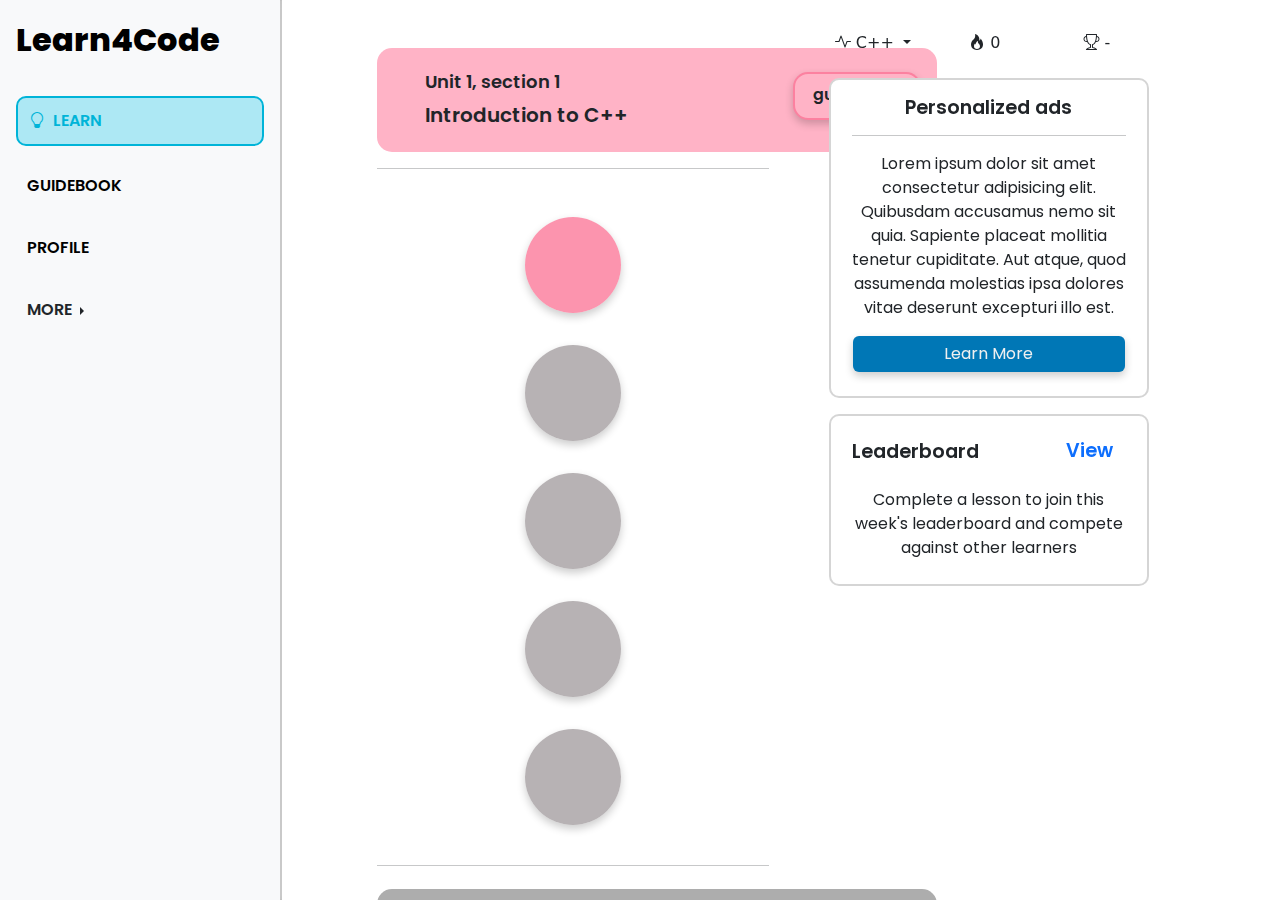
<file: mainpage/index.html>
<!DOCTYPE html>
<html lang="en">
    <head>
        <meta charset="utf-8">
        <meta name="viewport" content="width=device-width, initial-scale=1">
        <title>Learn4Code</title>
        <link rel="preconnect" href="https://fonts.googleapis.com">
        <link rel="preconnect" href="https://fonts.gstatic.com" crossorigin>
        <link href="https://fonts.googleapis.com/css2?family=Poppins:wght@400;500;600;700;800&display=swap" rel="stylesheet">
        <link rel="stylesheet" href="https://cdn.jsdelivr.net/npm/bootstrap-icons@1.11.3/font/bootstrap-icons.css">
        <script src="https://cdn.jsdelivr.net/npm/bootstrap@5.3.3/dist/js/bootstrap.min.js" integrity="sha384-0pUGZvbkm6XF6gxjEnlmuGrJXVbNuzT9qBBavbLwCsOGabYfZo0T0to5eqruptLy" crossorigin="anonymous"></script>
        <link href="https://cdn.jsdelivr.net/npm/bootstrap@5.3.3/dist/css/bootstrap.min.css" rel="stylesheet" integrity="sha384-QWTKZyjpPEjISv5WaRU9OFeRpok6YctnYmDr5pNlyT2bRjXh0JMhjY6hW+ALEwIH" crossorigin="anonymous">
        <script src="https://cdn.jsdelivr.net/npm/bootstrap@5.3.3/dist/js/bootstrap.bundle.min.js" integrity="sha384-YvpcrYf0tY3lHB60NNkmXc5s9fDVZLESaAA55NDzOxhy9GkcIdslK1eN7N6jIeHz" crossorigin="anonymous"></script>
        <link rel="stylesheet" href="styles.css">
    </head>
    <body>
        <!-- sidebar -->
        <main class="d-flex flex-nowrap">     
            <div class="sidebar d-flex flex-column flex-shrink-0 p-3 text-bg-light sticky-top">
                <a href="index.html" class="logo d-flex align-items-center">
                    <span>Learn4Code</span>
                </a>
                
                <ul class="nav nav-pills flex-column mb-auto">
                    <li class="nav-item">
                        <a href="index.html" class="nav-link active" aria-current="page">
                        <i class="bi bi-lightbulb me-2"></i>LEARN
                        </a>
                    </li>
                    <li class="nav-item">
                        <a href="Guide.html" class="nav-link">
                        GUIDEBOOK
                        </a>
                    </li>
                    <li class="nav-item">
                        <a href="Profile.html" class="nav-link">
                        PROFILE
                        </a>
                    </li>
                    <li class="nav-item">
                        <div class="dropend">
                            <a href="#" class="nav-link text-dark dropdown-toggle" data-bs-toggle="dropdown" aria-expanded="false">
                            MORE
                            </a>
                            <ul class="dropdown-menu dropdown-menu-light text-small shadow" style="z-index: 1050;">
                                <li><a class="dropdown-item" href="#">SCHOOLS</a></li>
                                <li><hr class="dropdown-divider"></li>
                                <li><a class="dropdown-item" href="../Settings/Settings.html">SETTINGS</a></li>
                                <li><a class="dropdown-item" href="#">LOG OUT</a></li>
                            </ul>
                        </div>
                    </li>
                </ul>
            </div>
            
            <div class="b-side-divider b-side-vr"></div>
        
            <div class="container text-center">
                <div class="row d-flex justify-content-center">
                    <div class="col-5 pt-4 justify-content-center">
                        <div class="guidebook-active">
                            <div class="card">
                                <div class="card-body">
                                    <div class="row">
                                        <div class="col-6">
                                            <p class="card-text title">Unit 1, section 1</p>
                                            <p class="card-text subtitle">Introduction to C++</p>
                                        </div>
                                        <div class="col-6 d-flex justify-content-end">
                                            <a href="Guide.html" button type="button" class="btn btn-guide mt-2">guidebook</a>
                                        </div>
                                    </div>
                                </div>
                            </div>
                        </div>
                        <hr>
                        <br>
                        <div class="levels-active">
                            <button type="button" class="btn btn-levels mt-2"></button>
                        </div>
                        <br>
                        <div class="levels">
                            <button type="button" class="btn btn-levels mt-2"></button>
                        </div>
                        <br>
                        <div class="levels">
                            <button type="button" class="btn btn-levels mt-2"></button>
                        </div>
                        <br>
                        <div class="levels">
                            <button type="button" class="btn btn-levels mt-2"></button>
                        </div>
                        <br>
                        <div class="levels">
                            <button type="button" class="btn btn-levels mt-2"></button>
                        </div>
                        <br>
                        <hr>
                        <div class="guidebook">
                            <div class="card">
                                <div class="card-body">
                                    <div class="row">
                                        <div class="col-6">
                                            <p class="card-text title">Unit 1, section 2</p>
                                            <p class="card-text subtitle">Basic C++ syntax</p>
                                        </div>
                                        <div class="col-6 d-flex justify-content-end">
                                            <button type="button" class="btn btn-guide mt-2">Jump here</button>
                                        </div>
                                    </div>
                                </div>
                            </div>
                        </div>
                        <hr>
                        <br>
                        <div class="levels">
                            <button type="button" class="btn btn-levels mt-2"></button>
                        </div>
                        <br>
                        <div class="levels">
                            <button type="button" class="btn btn-levels mt-2"></button>
                        </div>
                        <br>
                        <div class="levels">
                            <button type="button" class="btn btn-levels mt-2"></button>
                        </div>
                        <br>
                        <div class="levels">
                            <button type="button" class="btn btn-levels mt-2"></button>
                        </div>
                    </div>


                    <div class="col-5 d-flex flex-column align-items-center pt-4">
                        <div class="mb-3" style="width: 21rem;">
                            <div class="dropdown-center d-flex justify-content-between">
                                <button type="button" class="btn me-2 w-100 dropdown-toggle text-dark" data-bs-toggle="dropdown" aria-expanded="false">
                                    <i class="bi bi-activity"></i> C++
                                </button>
                                <ul class="dropdown-menu">
                                    <li><span class="dropdown-item-text">Languages</span></li>
                                    <hr>
                                    <li><a class="dropdown-item" href="#">CSS</a></li>
                                    <li><a class="dropdown-item" href="#">Java</a></li>
                                    <hr>
                                    <li><a class="dropdown-item" href="#">Add more</a></li>
                                </ul>
                                <button type="button" class="btn me-2 w-100">
                                    <i class="bi bi-fire"></i> 0
                                </button>
                                <button type="button" class="btn me-2 w-100">
                                    <i class="bi bi-trophy"></i> -
                                </button>
                            </div>
                        </div>
                        <div class="card-side">
                            <div class="card">
                                <div class="card-body">
                                    <h5 class="card-title">Personalized ads</h5>
                                    <hr>
                                    <p class="card-text">Lorem ipsum dolor sit amet consectetur adipisicing elit. Quibusdam accusamus nemo sit quia. Sapiente placeat mollitia tenetur cupiditate. Aut atque, quod assumenda molestias ipsa dolores vitae deserunt excepturi illo est.</p>
                                    <div class="button-ads">
                                        <button type="button" class="btn">Learn More</button>
                                    </div>
                                </div>
                            </div>
                            
                            <div class="card">
                                <div class="card-body d-flex justify-content-between align-items-center">
                                    <h5 class="card-title">Leaderboard</h5>
                                    <a href="Leaderboard.html" class="btn btn-link leaderboard-link" style="text-decoration: none">View</a>
                                </div>
                                <div class="leaderboard-text">
                                    <p class="card-text">Complete a lesson to join this week's leaderboard and compete against other learners</p>
                                </div>
                            </div>
                        </div>
                    </div>
                </div>
            </div>
        </main> 
    </body>
</html>
</file>
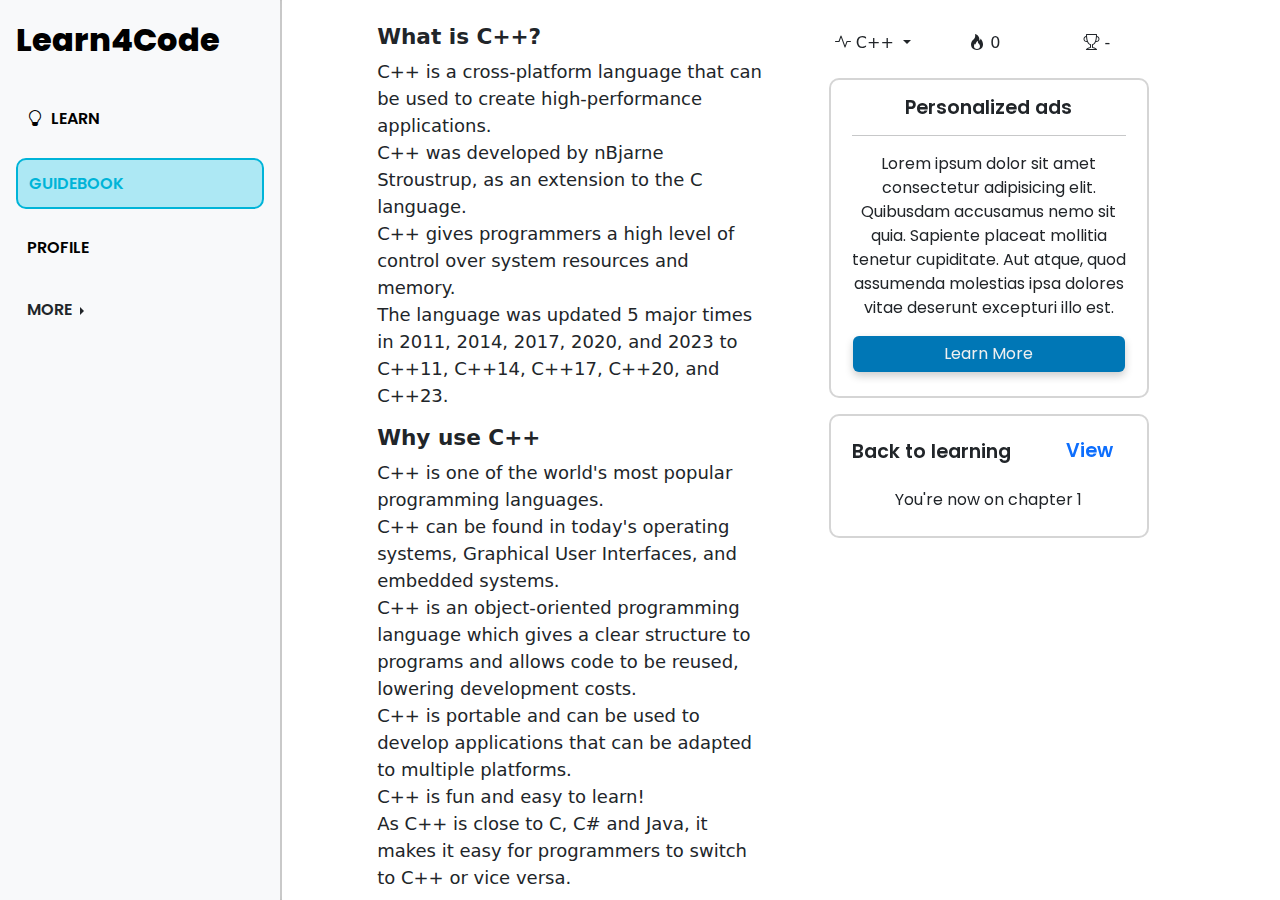
<file: mainpage/Guide.html>
<!DOCTYPE html>
<html lang="en">
    <head>
        <meta charset="utf-8">
        <meta name="viewport" content="width=device-width, initial-scale=1">
        <title>Learn4Code</title>
        <link rel="preconnect" href="https://fonts.googleapis.com">
        <link rel="preconnect" href="https://fonts.gstatic.com" crossorigin>
        <link href="https://fonts.googleapis.com/css2?family=Poppins:wght@400;500;600;700;800&display=swap" rel="stylesheet">
        <link rel="stylesheet" href="https://cdn.jsdelivr.net/npm/bootstrap-icons@1.11.3/font/bootstrap-icons.css">
        <script src="https://cdn.jsdelivr.net/npm/bootstrap@5.3.3/dist/js/bootstrap.min.js" integrity="sha384-0pUGZvbkm6XF6gxjEnlmuGrJXVbNuzT9qBBavbLwCsOGabYfZo0T0to5eqruptLy" crossorigin="anonymous"></script>
        <link href="https://cdn.jsdelivr.net/npm/bootstrap@5.3.3/dist/css/bootstrap.min.css" rel="stylesheet" integrity="sha384-QWTKZyjpPEjISv5WaRU9OFeRpok6YctnYmDr5pNlyT2bRjXh0JMhjY6hW+ALEwIH" crossorigin="anonymous">
        <script src="https://cdn.jsdelivr.net/npm/bootstrap@5.3.3/dist/js/bootstrap.bundle.min.js" integrity="sha384-YvpcrYf0tY3lHB60NNkmXc5s9fDVZLESaAA55NDzOxhy9GkcIdslK1eN7N6jIeHz" crossorigin="anonymous"></script>
        <link rel="stylesheet" href="styles.css">
    </head>
    <body>
        <!-- sidebar -->
        <main class="d-flex flex-nowrap">     
            <div class="sidebar d-flex flex-column flex-shrink-0 p-3 text-bg-light sticky-top" style="width: 280px;">
                <a href="Home.html" class="logo d-flex align-items-center">
                    <span>Learn4Code</span>
                </a>
                
                <ul class="nav nav-pills flex-column mb-auto">
                    <li class="nav-item">
                        <a href="Home.html" class="nav-link">
                        <i class="bi bi-lightbulb me-2"></i>LEARN
                        </a>
                    </li>
                    <li class="nav-item">
                        <a href="Guide.html" class="nav-link active" aria-current="page">
                        GUIDEBOOK
                        </a>
                    </li>
                    <li class="nav-item">
                        <a href="Profile.html" class="nav-link">
                        PROFILE
                        </a>
                    </li>
                    <li class="nav-item">
                        <div class="dropend">
                            <a href="#" class="nav-link text-dark dropdown-toggle" data-bs-toggle="dropdown" aria-expanded="false">
                            MORE
                            </a>
                            <ul class="dropdown-menu dropdown-menu-light text-small shadow">
                                <li><a class="dropdown-item" href="#">SCHOOLS</a></li>
                                <li><hr class="dropdown-divider"></li>
                                <li><a class="dropdown-item" href="../Settings/Settings.html">SETTINGS</a></li>
                                <li><a class="dropdown-item" href="#">LOG OUT</a></li>
                            </ul>
                        </div>
                    </li>
                </ul>
            </div>
            
            <div class="b-side-divider b-side-vr"></div>
        
            <div class="container text-center">
                <div class="row d-flex justify-content-center">
                    <div class="col-5 pt-4 text-start">
                        <div class="syntax">
                            <h5 class="fw-bold">What is C++?</h5>
                            <p>
                                C++ is a cross-platform language that can be used to create high-performance applications.
                                <br>
                                C++ was developed by nBjarne Stroustrup, as an extension to the C language.
                                <br>
                                C++ gives programmers a high level of control over system resources and memory.
                                <br>
                                The language was updated 5 major times in 2011, 2014, 2017, 2020, and 2023 to C++11, C++14, C++17, C++20, and C++23.
                            </p>
                            <h5 class="fw-bold">Why use C++</h5>
                            <p>
                                C++ is one of the world's most popular programming languages.
                                <br>
                                C++ can be found in today's operating systems, Graphical User Interfaces, and embedded systems.
                                <br>
                                C++ is an object-oriented programming language which gives a clear structure to programs and allows code to be reused, lowering development costs.
                                <br>
                                C++ is portable and can be used to develop applications that can be adapted to multiple platforms.
                                <br>
                                C++ is fun and easy to learn!
                                <br>
                                As C++ is close to C, C# and Java, it makes it easy for programmers to switch to C++ or vice versa.
                            </p>
                            <h5 class="fw-bold">Difference between C and C++</h5>
                            <p>
                                C++ was developed as an extension of C, and both languages have almost the same syntax.
                                <br>
                                The main difference between C and C++ is that C++ supports classes and objects, while C does not.
                            </p>
                        </div>
                    </div>


                    <div class="col-5 d-flex flex-column align-items-center pt-4">
                        <div class="mb-3" style="width: 21rem;">
                            <div class="dropdown-center d-flex justify-content-between">
                                <button type="button" class="btn me-2 w-100 dropdown-toggle text-dark" data-bs-toggle="dropdown" aria-expanded="false">
                                    <i class="bi bi-activity"></i> C++
                                </button>
                                <ul class="dropdown-menu">
                                    <li><span class="dropdown-item-text">Languages</span></li>
                                    <hr>
                                    <li><a class="dropdown-item" href="#">CSS</a></li>
                                    <li><a class="dropdown-item" href="#">Java</a></li>
                                    <hr>
                                    <li><a class="dropdown-item" href="#">Add more</a></li>
                                </ul>
                                <button type="button" class="btn me-2 w-100">
                                    <i class="bi bi-fire"></i> 0
                                </button>
                                <button type="button" class="btn me-2 w-100">
                                    <i class="bi bi-trophy"></i> -
                                </button>
                            </div>
                        </div>
                        <div class="card-side">
                            <div class="card">
                                <div class="card-body">
                                    <h5 class="card-title">Personalized ads</h5>
                                    <hr>
                                    <p class="card-text">Lorem ipsum dolor sit amet consectetur adipisicing elit. Quibusdam accusamus nemo sit quia. Sapiente placeat mollitia tenetur cupiditate. Aut atque, quod assumenda molestias ipsa dolores vitae deserunt excepturi illo est.</p>
                                    <div class="button-ads">
                                        <button type="button" class="btn">Learn More</button>
                                    </div>
                                </div>
                            </div>
                            
                            <div class="card">
                                <div class="card-body d-flex justify-content-between align-items-center">
                                    <h5 class="card-title">Back to learning</h5>
                                    <a href="Home.html" class="btn btn-link leaderboard-link" style="text-decoration: none">View</a>
                                </div>
                                <div class="leaderboard-text">
                                    <p class="card-text">You're now on chapter 1</p>
                                </div>
                            </div>
                        </div>
                    </div>
                </div>
            </div>
        </main> 
    </body>
</html>
</file>
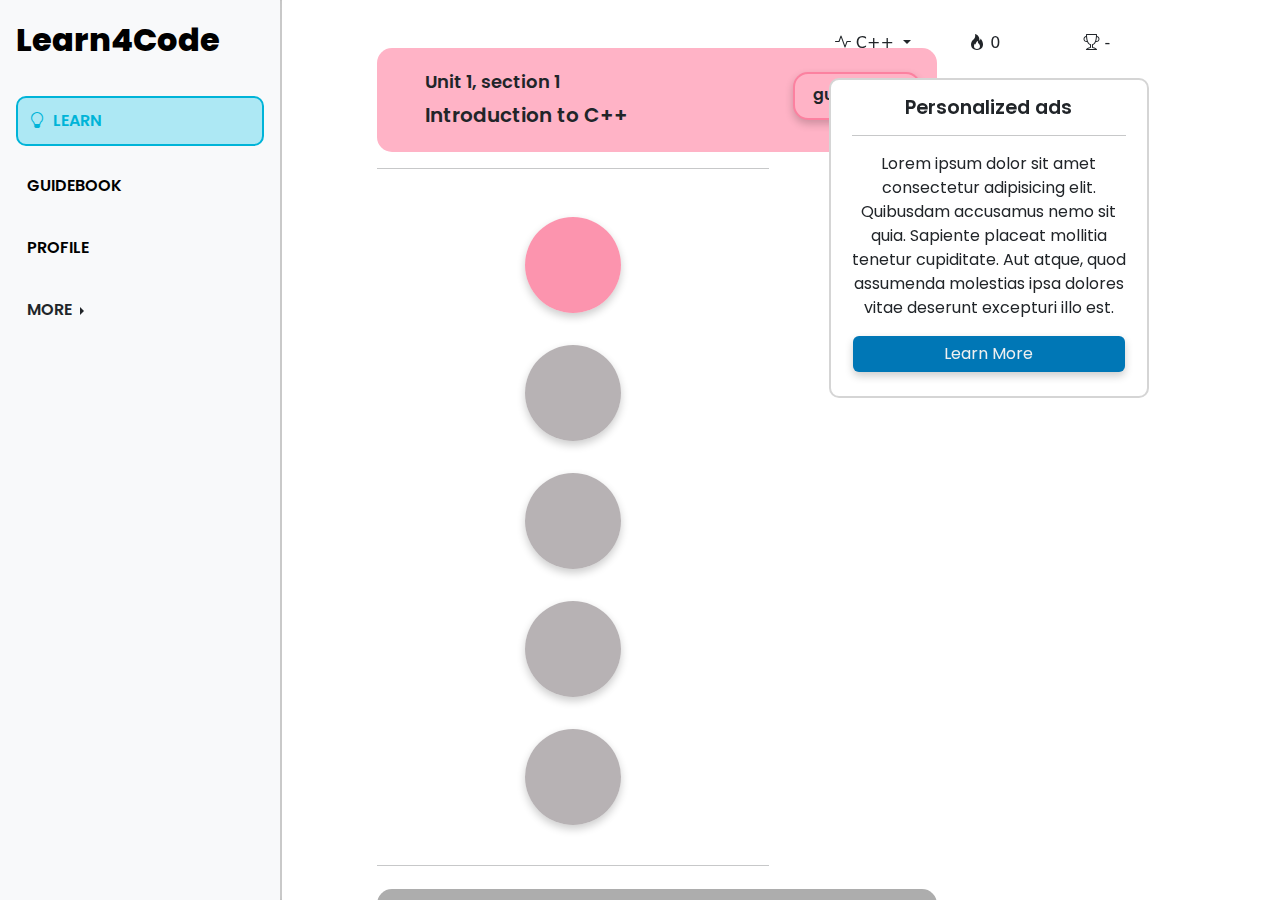
<file: mainpage/Home.html>
<!DOCTYPE html>
<html lang="en">
    <head>
        <meta charset="utf-8">
        <meta name="viewport" content="width=device-width, initial-scale=1">
        <title>Learn4Code</title>
        <link rel="preconnect" href="https://fonts.googleapis.com">
        <link rel="preconnect" href="https://fonts.gstatic.com" crossorigin>
        <link href="https://fonts.googleapis.com/css2?family=Poppins:wght@400;500;600;700;800&display=swap" rel="stylesheet">
        <link rel="stylesheet" href="https://cdn.jsdelivr.net/npm/bootstrap-icons@1.11.3/font/bootstrap-icons.css">
        <script src="https://cdn.jsdelivr.net/npm/bootstrap@5.3.3/dist/js/bootstrap.min.js" integrity="sha384-0pUGZvbkm6XF6gxjEnlmuGrJXVbNuzT9qBBavbLwCsOGabYfZo0T0to5eqruptLy" crossorigin="anonymous"></script>
        <link href="https://cdn.jsdelivr.net/npm/bootstrap@5.3.3/dist/css/bootstrap.min.css" rel="stylesheet" integrity="sha384-QWTKZyjpPEjISv5WaRU9OFeRpok6YctnYmDr5pNlyT2bRjXh0JMhjY6hW+ALEwIH" crossorigin="anonymous">
        <script src="https://cdn.jsdelivr.net/npm/bootstrap@5.3.3/dist/js/bootstrap.bundle.min.js" integrity="sha384-YvpcrYf0tY3lHB60NNkmXc5s9fDVZLESaAA55NDzOxhy9GkcIdslK1eN7N6jIeHz" crossorigin="anonymous"></script>
        <link rel="stylesheet" href="styles.css">
    </head>
    <body>
        <!-- sidebar -->
        <main class="d-flex flex-nowrap">     
            <div class="sidebar d-flex flex-column flex-shrink-0 p-3 text-bg-light sticky-top">
                <a href="Home.html" class="logo d-flex align-items-center">
                    <span>Learn4Code</span>
                </a>
                
                <ul class="nav nav-pills flex-column mb-auto">
                    <li class="nav-item">
                        <a href="Home.html" class="nav-link active" aria-current="page">
                        <i class="bi bi-lightbulb me-2"></i>LEARN
                        </a>
                    </li>
                    <li class="nav-item">
                        <a href="Guide.html" class="nav-link">
                        GUIDEBOOK
                        </a>
                    </li>
                    <li class="nav-item">
                        <a href="Profile.html" class="nav-link">
                        PROFILE
                        </a>
                    </li>
                    <li class="nav-item">
                        <div class="dropend">
                            <a href="#" class="nav-link text-dark dropdown-toggle" data-bs-toggle="dropdown" aria-expanded="false">
                            MORE
                            </a>
                            <ul class="dropdown-menu dropdown-menu-light text-small shadow" style="z-index: 1050;">
                                <li><a class="dropdown-item" href="#">SCHOOLS</a></li>
                                <li><hr class="dropdown-divider"></li>
                                <li><a class="dropdown-item" href="../Settings/Settings.html">SETTINGS</a></li>
                                <li><a class="dropdown-item" href="#">LOG OUT</a></li>
                            </ul>
                        </div>
                    </li>
                </ul>
            </div>
            
            <div class="b-side-divider b-side-vr"></div>
        
            <div class="container text-center">
                <div class="row d-flex justify-content-center">
                    <div class="col-5 pt-4 justify-content-center">
                        <div class="guidebook-active">
                            <div class="card">
                                <div class="card-body">
                                    <div class="row">
                                        <div class="col-6">
                                            <p class="card-text title">Unit 1, section 1</p>
                                            <p class="card-text subtitle">Introduction to C++</p>
                                        </div>
                                        <div class="col-6 d-flex justify-content-end">
                                            <a href="Guide.html" button type="button" class="btn btn-guide mt-2">guidebook</a>
                                        </div>
                                    </div>
                                </div>
                            </div>
                        </div>
                        <hr>
                        <br>
                        <div class="levels-active">
                            <button type="button" class="btn btn-levels mt-2"></button>
                        </div>
                        <br>
                        <div class="levels">
                            <button type="button" class="btn btn-levels mt-2"></button>
                        </div>
                        <br>
                        <div class="levels">
                            <button type="button" class="btn btn-levels mt-2"></button>
                        </div>
                        <br>
                        <div class="levels">
                            <button type="button" class="btn btn-levels mt-2"></button>
                        </div>
                        <br>
                        <div class="levels">
                            <button type="button" class="btn btn-levels mt-2"></button>
                        </div>
                        <br>
                        <hr>
                        <div class="guidebook">
                            <div class="card">
                                <div class="card-body">
                                    <div class="row">
                                        <div class="col-6">
                                            <p class="card-text title">Unit 1, section 2</p>
                                            <p class="card-text subtitle">Basic C++ syntax</p>
                                        </div>
                                        <div class="col-6 d-flex justify-content-end">
                                            <button type="button" class="btn btn-guide mt-2">Jump here</button>
                                        </div>
                                    </div>
                                </div>
                            </div>
                        </div>
                        <hr>
                        <br>
                        <div class="levels">
                            <button type="button" class="btn btn-levels mt-2"></button>
                        </div>
                        <br>
                        <div class="levels">
                            <button type="button" class="btn btn-levels mt-2"></button>
                        </div>
                        <br>
                        <div class="levels">
                            <button type="button" class="btn btn-levels mt-2"></button>
                        </div>
                        <br>
                        <div class="levels">
                            <button type="button" class="btn btn-levels mt-2"></button>
                        </div>
                    </div>


                    <div class="col-5 d-flex flex-column align-items-center pt-4">
                        <div class="mb-3" style="width: 21rem;">
                            <div class="dropdown-center d-flex justify-content-between">
                                <button type="button" class="btn me-2 w-100 dropdown-toggle text-dark" data-bs-toggle="dropdown" aria-expanded="false">
                                    <i class="bi bi-activity"></i> C++
                                </button>
                                <ul class="dropdown-menu">
                                    <li><span class="dropdown-item-text">Languages</span></li>
                                    <hr>
                                    <li><a class="dropdown-item" href="#">CSS</a></li>
                                    <li><a class="dropdown-item" href="#">Java</a></li>
                                    <hr>
                                    <li><a class="dropdown-item" href="#">Add more</a></li>
                                </ul>
                                <button type="button" class="btn me-2 w-100">
                                    <i class="bi bi-fire"></i> 0
                                </button>
                                <button type="button" class="btn me-2 w-100">
                                    <i class="bi bi-trophy"></i> -
                                </button>
                            </div>
                        </div>
                        <div class="card-side">
                            <div class="card">
                                <div class="card-body">
                                    <h5 class="card-title">Personalized ads</h5>
                                    <hr>
                                    <p class="card-text">Lorem ipsum dolor sit amet consectetur adipisicing elit. Quibusdam accusamus nemo sit quia. Sapiente placeat mollitia tenetur cupiditate. Aut atque, quod assumenda molestias ipsa dolores vitae deserunt excepturi illo est.</p>
                                    <div class="button-ads">
                                        <button type="button" class="btn">Learn More</button>
                                    </div>
                                </div>
                            </div>
                        </div>
                    </div>
                </div>
            </div>
        </main> 
    </body>
</html>
</file>
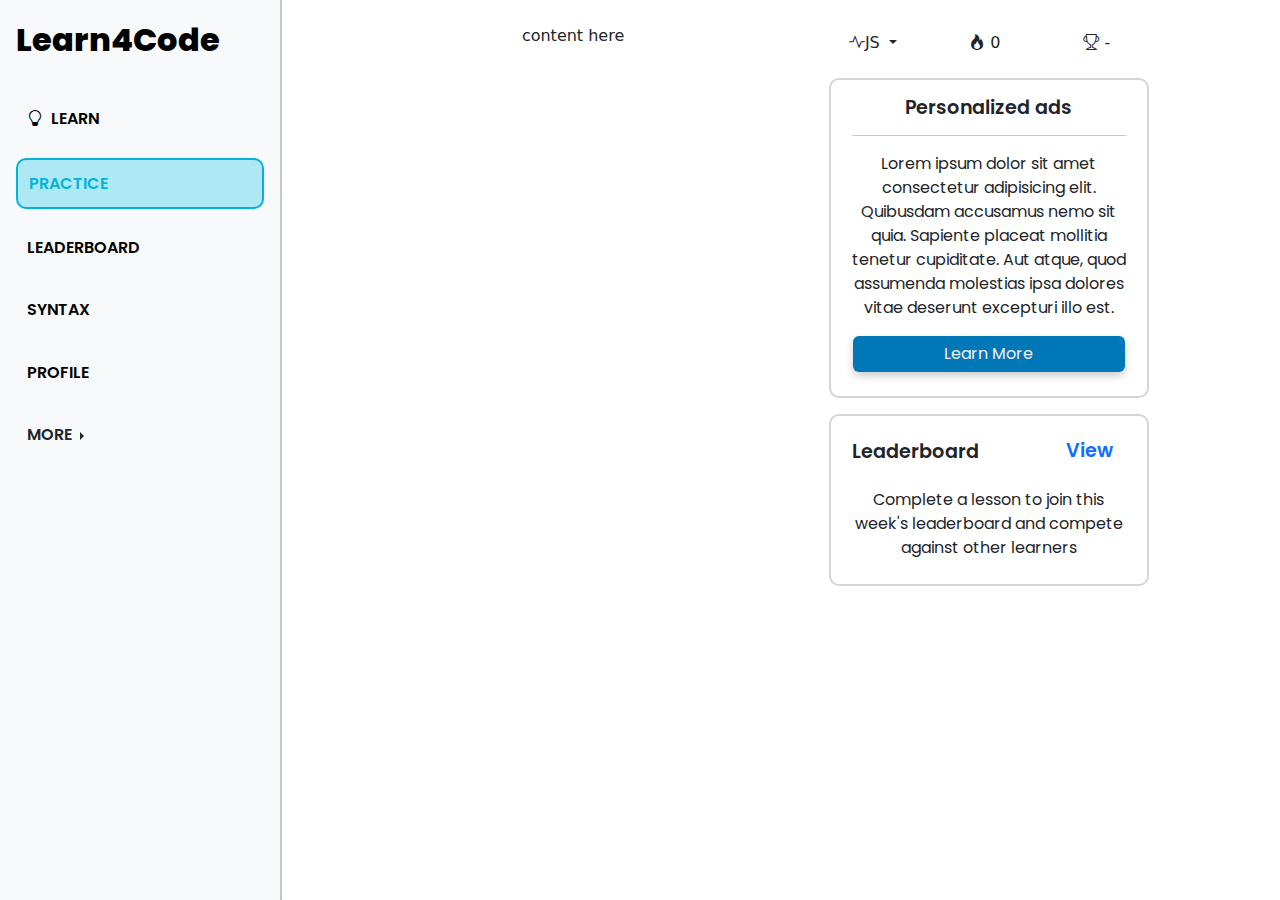
<file: mainpage/Practice(defunct).html>
<!DOCTYPE html>
<html lang="en">
    <head>
        <meta charset="utf-8">
        <meta name="viewport" content="width=device-width, initial-scale=1">
        <title>Learn4Code</title>
        <link rel="preconnect" href="https://fonts.googleapis.com">
        <link rel="preconnect" href="https://fonts.gstatic.com" crossorigin>
        <link href="https://fonts.googleapis.com/css2?family=Poppins:wght@400;500;600;700;800&display=swap" rel="stylesheet">
        <link rel="stylesheet" href="https://cdn.jsdelivr.net/npm/bootstrap-icons@1.11.3/font/bootstrap-icons.css">
        <script src="https://cdn.jsdelivr.net/npm/bootstrap@5.3.3/dist/js/bootstrap.min.js" integrity="sha384-0pUGZvbkm6XF6gxjEnlmuGrJXVbNuzT9qBBavbLwCsOGabYfZo0T0to5eqruptLy" crossorigin="anonymous"></script>
        <link href="https://cdn.jsdelivr.net/npm/bootstrap@5.3.3/dist/css/bootstrap.min.css" rel="stylesheet" integrity="sha384-QWTKZyjpPEjISv5WaRU9OFeRpok6YctnYmDr5pNlyT2bRjXh0JMhjY6hW+ALEwIH" crossorigin="anonymous">
        <script src="https://cdn.jsdelivr.net/npm/bootstrap@5.3.3/dist/js/bootstrap.bundle.min.js" integrity="sha384-YvpcrYf0tY3lHB60NNkmXc5s9fDVZLESaAA55NDzOxhy9GkcIdslK1eN7N6jIeHz" crossorigin="anonymous"></script>
        <link rel="stylesheet" href="styles.css">
    </head>
    <body>
        <!-- sidebar -->
        <main class="d-flex flex-nowrap">     
            <div class="sidebar d-flex flex-column flex-shrink-0 p-3 text-bg-light sticky-top" style="width: 280px;">
                <a href="index.html" class="logo d-flex align-items-center">
                    <span>Learn4Code</span>
                </a>
                
                <ul class="nav nav-pills flex-column mb-auto">
                    <li class="nav-item">
                        <a href="index.html" class="nav-link">
                        <i class="bi bi-lightbulb me-2"></i>LEARN
                        </a>
                    </li>
                    <li class="nav-item">
                        <a href="Practice.html" class="nav-link active" aria-current="page">
                        PRACTICE
                        </a>
                    </li>
                    <li class="nav-item">
                        <a href="Leaderboard.html" class="nav-link">
                        LEADERBOARD
                        </a>
                    </li>
                    <li class="nav-item">
                        <a href="Syntax.html" class="nav-link">
                        SYNTAX
                        </a>
                    </li>
                    <li class="nav-item">
                        <a href="Profile.html" class="nav-link">
                        PROFILE
                        </a>
                    </li>
                    <li class="nav-item">
                        <div class="dropend">
                            <a href="#" class="nav-link text-dark dropdown-toggle" data-bs-toggle="dropdown" aria-expanded="false">
                            MORE
                            </a>
                            <ul class="dropdown-menu dropdown-menu-light text-small shadow">
                                <li><a class="dropdown-item" href="#">SCHOOLS</a></li>
                                <li><hr class="dropdown-divider"></li>
                                <li><a class="dropdown-item" href="../Settings/Settings.html">SETTINGS</a></li>
                                <li><a class="dropdown-item" href="../Settings/Help.html">HELP</a></li>
                                <li><a class="dropdown-item" href="#">LOG OUT</a></li>
                            </ul>
                        </div>
                    </li>
                </ul>
            </div>
            
            <div class="b-side-divider b-side-vr"></div>
        
            <div class="container text-center">
                <div class="row d-flex justify-content-center">
                    <div class="col-5 pt-4 justify-content-center">
                        <p>content here</p>
                    </div>


                    <div class="col-5 d-flex flex-column align-items-center pt-4">
                        <div class="mb-3" style="width: 21rem;">
                            <div class="dropdown-center d-flex justify-content-between">
                                <button type="button" class="btn me-2 w-100 dropdown-toggle text-dark" data-bs-toggle="dropdown" aria-expanded="false">
                                    <i class="bi bi-activity"></i>JS
                                </button>
                                <ul class="dropdown-menu">
                                    <li><span class="dropdown-item-text">Languages</span></li>
                                    <hr>
                                    <li><a class="dropdown-item" href="#">CSS</a></li>
                                    <li><a class="dropdown-item" href="#">Java</a></li>
                                    <hr>
                                    <li><a class="dropdown-item" href="#">Add more</a></li>
                                </ul>
                                <button type="button" class="btn me-2 w-100">
                                    <i class="bi bi-fire"></i> 0
                                </button>
                                <button type="button" class="btn me-2 w-100">
                                    <i class="bi bi-trophy"></i> -
                                </button>
                            </div>
                        </div>
                        <div class="card-side">
                            <div class="card">
                                <div class="card-body">
                                    <h5 class="card-title">Personalized ads</h5>
                                    <hr>
                                    <p class="card-text">Lorem ipsum dolor sit amet consectetur adipisicing elit. Quibusdam accusamus nemo sit quia. Sapiente placeat mollitia tenetur cupiditate. Aut atque, quod assumenda molestias ipsa dolores vitae deserunt excepturi illo est.</p>
                                    <div class="button-ads">
                                        <button type="button" class="btn">Learn More</button>
                                    </div>
                                </div>
                            </div>
                            
                            <div class="card">
                                <div class="card-body d-flex justify-content-between align-items-center">
                                    <h5 class="card-title">Leaderboard</h5>
                                    <a href="Leaderboard.html" class="btn btn-link leaderboard-link" style="text-decoration: none">View</a>
                                </div>
                                <div class="leaderboard-text">
                                    <p class="card-text">Complete a lesson to join this week's leaderboard and compete against other learners</p>
                                </div>
                            </div>
                        </div>
                    </div>
                </div>
            </div>
        </main> 
    </body>
</html>
</file>
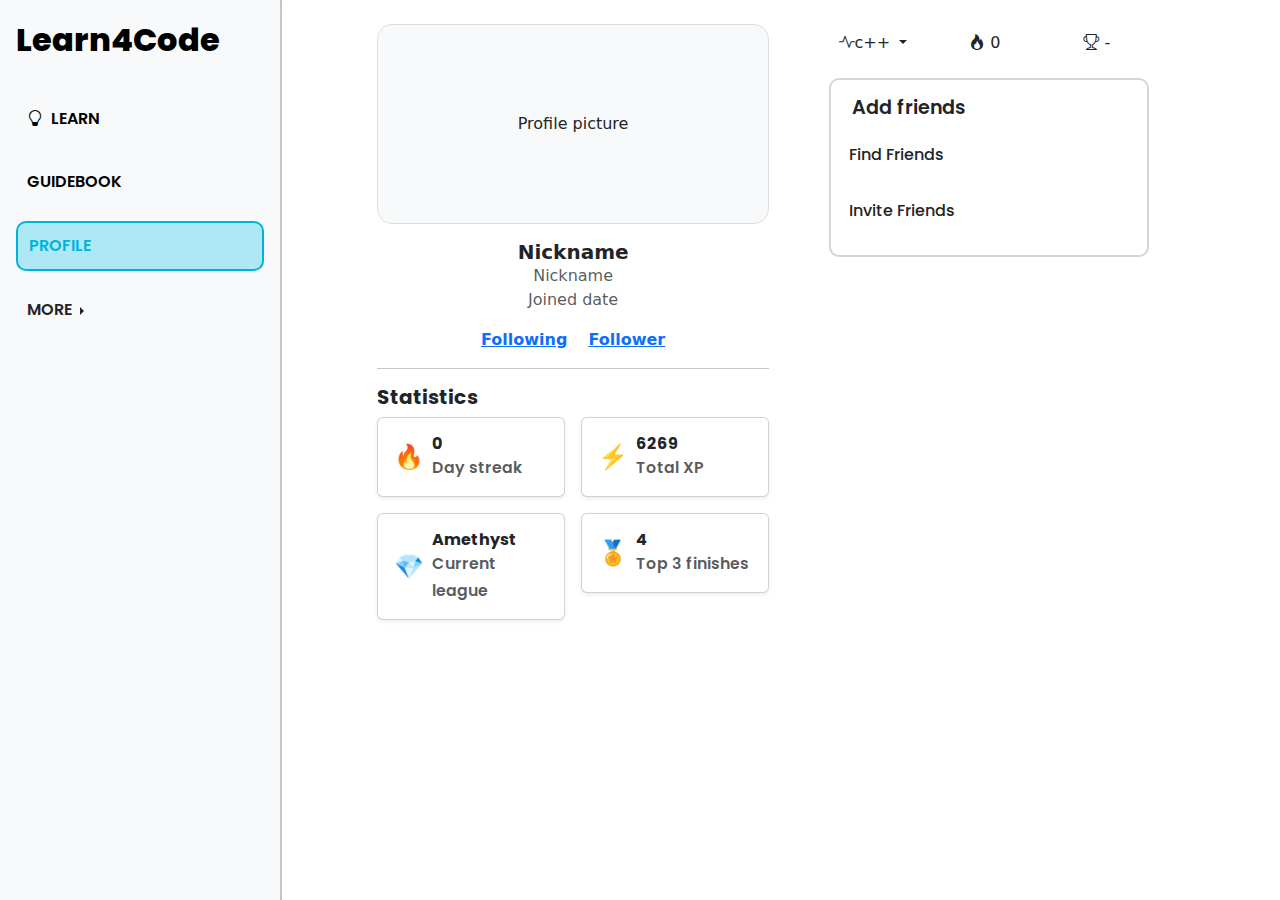
<file: mainpage/Profile.html>
<!DOCTYPE html>
<html lang="en">
    <head>
        <meta charset="utf-8">
        <meta name="viewport" content="width=device-width, initial-scale=1">
        <title>Learn4Code</title>
        <link rel="preconnect" href="https://fonts.googleapis.com">
        <link rel="preconnect" href="https://fonts.gstatic.com" crossorigin>
        <link href="https://fonts.googleapis.com/css2?family=Poppins:wght@400;500;600;700;800&display=swap" rel="stylesheet">
        <link rel="stylesheet" href="https://cdn.jsdelivr.net/npm/bootstrap-icons@1.11.3/font/bootstrap-icons.css">
        <script src="https://cdn.jsdelivr.net/npm/bootstrap@5.3.3/dist/js/bootstrap.min.js" integrity="sha384-0pUGZvbkm6XF6gxjEnlmuGrJXVbNuzT9qBBavbLwCsOGabYfZo0T0to5eqruptLy" crossorigin="anonymous"></script>
        <link href="https://cdn.jsdelivr.net/npm/bootstrap@5.3.3/dist/css/bootstrap.min.css" rel="stylesheet" integrity="sha384-QWTKZyjpPEjISv5WaRU9OFeRpok6YctnYmDr5pNlyT2bRjXh0JMhjY6hW+ALEwIH" crossorigin="anonymous">
        <script src="https://cdn.jsdelivr.net/npm/bootstrap@5.3.3/dist/js/bootstrap.bundle.min.js" integrity="sha384-YvpcrYf0tY3lHB60NNkmXc5s9fDVZLESaAA55NDzOxhy9GkcIdslK1eN7N6jIeHz" crossorigin="anonymous"></script>
        <link rel="stylesheet" href="styles.css">
    </head>
    <body>
        <!-- sidebar -->
        <main class="d-flex flex-nowrap">     
            <div class="sidebar d-flex flex-column flex-shrink-0 p-3 text-bg-light sticky-top" style="width: 280px;">
                <a href="Home.html" class="logo d-flex align-items-center">
                    <span>Learn4Code</span>
                </a>
                
                <ul class="nav nav-pills flex-column mb-auto">
                    <li class="nav-item">
                        <a href="Home.html" class="nav-link">
                        <i class="bi bi-lightbulb me-2"></i>LEARN
                        </a>
                    </li>
                    <li class="nav-item">
                        <a href="Guide.html" class="nav-link">
                        GUIDEBOOK
                        </a>
                    </li>
                    <li class="nav-item">
                        <a href="Profile.html" class="nav-link active" aria-current="page">
                        PROFILE
                        </a>
                    </li>
                    <li class="nav-item">
                        <div class="dropend">
                            <a href="#" class="nav-link text-dark dropdown-toggle" data-bs-toggle="dropdown" aria-expanded="false">
                                MORE
                            </a>
                            <ul class="dropdown-menu dropdown-menu-light text-small shadow">
                                <li><a class="dropdown-item" href="#">SCHOOLS</a></li>
                                <li><hr class="dropdown-divider"></li>
                                <li><a class="dropdown-item" href="../Settings/Settings.html">SETTINGS</a></li>
                                <li><a class="dropdown-item" href="#">LOG OUT</a></li>
                            </ul>
                        </div>
                    </li>
                </ul>
            </div>
            
            <div class="b-side-divider b-side-vr"></div>
        
            <div class="container">
                <div class="row d-flex justify-content-center">
                    <div class="col-5 pt-4 justify-content-center">
                        <div class="content-square text-center mb-3">
                            <p class="mb-0">Profile picture</p>
                        </div>
                        <div class="text-center mt-3">
                            <h5 class="fw-bold mb-0">Nickname</h5>
                            <p class="text-muted mb-0">Nickname</p>
                            <p class="text-muted">Joined date</p>

                            <p>
                                <a href="#" class="text-primary fw-bold me-3">Following</a>
                                <a href="#" class="text-primary fw-bold">Follower</a>
                            </p>
                        </div>
                        <hr>
                        <div class="statistics">
                            <h5 class="fw-bold">Statistics</h5>
                            <div class="row g-3">
                                <div class="col-6">
                                    <div class="card p-3 border-1 shadow-sm">
                                        <div class="d-flex align-items-center">
                                            <span class="me-2" style="font-size: 24px;">🔥</span>
                                            <div>
                                                <h6 class="fw-bold mb-0">0</h6>
                                                <small class="text-muted">Day streak</small>
                                            </div>
                                        </div>
                                    </div>
                                </div>
                                <div class="col-6">
                                    <div class="card p-3 border-1 shadow-sm">
                                        <div class="d-flex align-items-center">
                                            <span class="me-2" style="font-size: 24px; color: #FFD700;">⚡</span>
                                            <div>
                                                <h6 class="fw-bold mb-0">6269</h6>
                                                <small class="text-muted">Total XP</small>
                                            </div>
                                        </div>
                                    </div>
                                </div>
                                <div class="col-6">
                                    <div class="card p-3 border-1 shadow-sm">
                                        <div class="d-flex align-items-center">
                                            <span class="me-2" style="font-size: 24px; color: #8B00FF;">💎</span>
                                            <div>
                                                <h6 class="fw-bold mb-0">Amethyst</h6>
                                                <small class="text-muted">Current league</small>
                                            </div>
                                        </div>
                                    </div>
                                </div>
                                <div class="col-6">
                                    <div class="card p-3 border-1 shadow-sm">
                                        <div class="d-flex align-items-center">
                                            <span class="me-2" style="font-size: 24px; color: #FFD700;">🏅</span>
                                            <div>
                                                <h6 class="fw-bold mb-0">4</h6>
                                                <small class="text-muted">Top 3 finishes</small>
                                            </div>
                                        </div>
                                    </div>
                                </div>
                            </div>
                        </div>
                    </div>


                    <div class="col-5 d-flex flex-column align-items-center pt-4">
                        <div class="mb-3" style="width: 21rem;">
                            <div class="dropdown-center d-flex justify-content-between">
                                <button type="button" class="btn me-2 w-100 dropdown-toggle text-dark" data-bs-toggle="dropdown" aria-expanded="false">
                                    <i class="bi bi-activity"></i>c++
                                </button>
                                <ul class="dropdown-menu">
                                    <li><span class="dropdown-item-text">Languages</span></li>
                                    <hr>
                                    <li><a class="dropdown-item" href="#">CSS</a></li>
                                    <li><a class="dropdown-item" href="#">Java</a></li>
                                    <hr>
                                    <li><a class="dropdown-item" href="#">Add more</a></li>
                                </ul>
                                <button type="button" class="btn me-2 w-100">
                                    <i class="bi bi-fire"></i> 0
                                </button>
                                <button type="button" class="btn me-2 w-100">
                                    <i class="bi bi-trophy"></i> -
                                </button>
                            </div>
                        </div>
                        <div class="card-side">                                                     
                            <div class="card">
                                <div class="card-body d-flex justify-content-between align-items-center">
                                    <h5 class="card-title">Add friends</h5>
                                </div>
                                <div class="friend-text text-start">
                                    <div class="button-friend">
                                        <button type="button" class="btn text-start w-100">Find Friends</button>
                                    </div>
                                    <div class="button-friend">
                                        <button type="button" class="btn text-start w-100">Invite Friends</button>
                                    </div>
                                </div>
                            </div>
                        </div>
                    </div>
                </div>
            </div>
        </main> 
    </body>
</html>
</file>
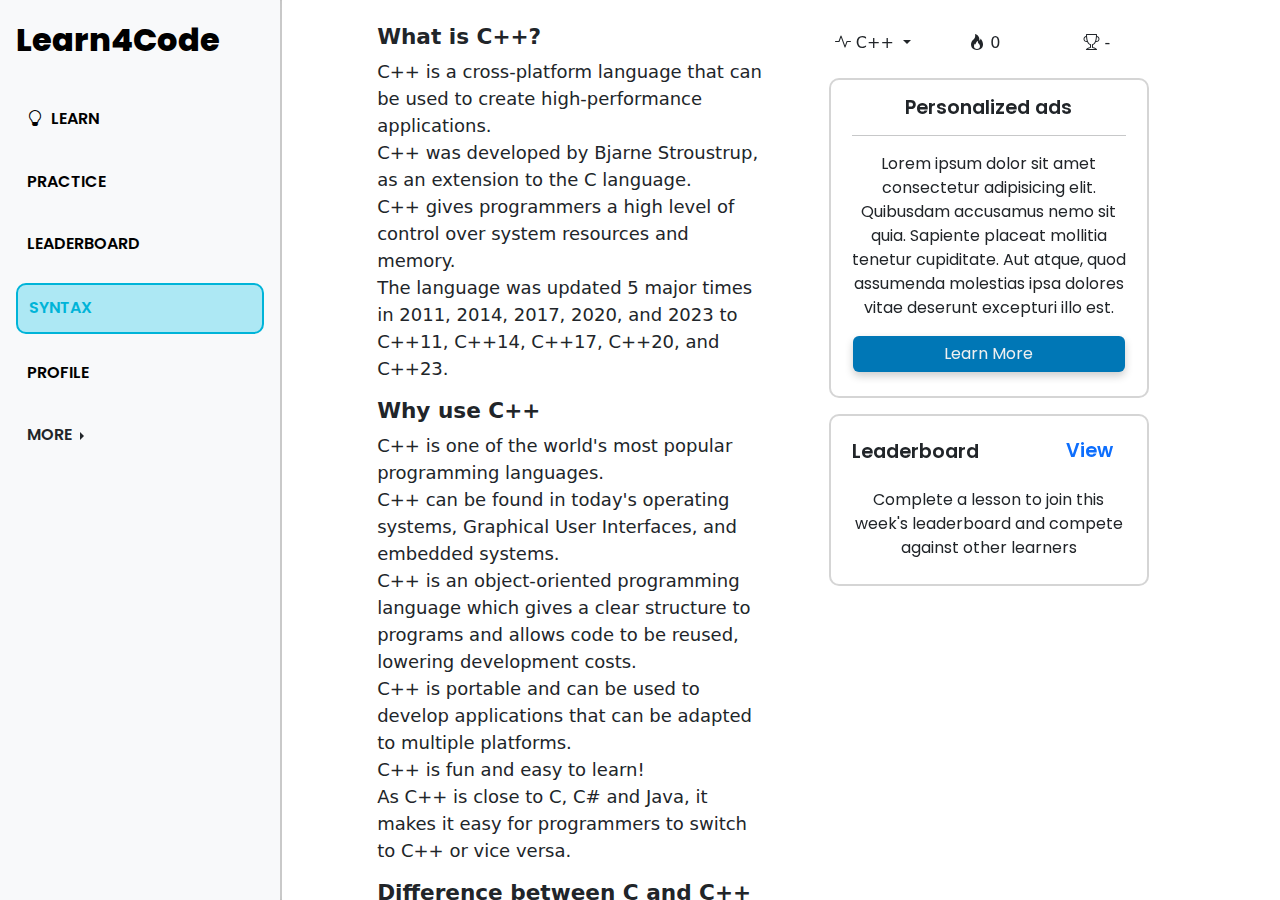
<file: mainpage/Syntax.html>
<!DOCTYPE html>
<html lang="en">
    <head>
        <meta charset="utf-8">
        <meta name="viewport" content="width=device-width, initial-scale=1">
        <title>Learn4Code</title>
        <link rel="preconnect" href="https://fonts.googleapis.com">
        <link rel="preconnect" href="https://fonts.gstatic.com" crossorigin>
        <link href="https://fonts.googleapis.com/css2?family=Poppins:wght@400;500;600;700;800&display=swap" rel="stylesheet">
        <link rel="stylesheet" href="https://cdn.jsdelivr.net/npm/bootstrap-icons@1.11.3/font/bootstrap-icons.css">
        <script src="https://cdn.jsdelivr.net/npm/bootstrap@5.3.3/dist/js/bootstrap.min.js" integrity="sha384-0pUGZvbkm6XF6gxjEnlmuGrJXVbNuzT9qBBavbLwCsOGabYfZo0T0to5eqruptLy" crossorigin="anonymous"></script>
        <link href="https://cdn.jsdelivr.net/npm/bootstrap@5.3.3/dist/css/bootstrap.min.css" rel="stylesheet" integrity="sha384-QWTKZyjpPEjISv5WaRU9OFeRpok6YctnYmDr5pNlyT2bRjXh0JMhjY6hW+ALEwIH" crossorigin="anonymous">
        <script src="https://cdn.jsdelivr.net/npm/bootstrap@5.3.3/dist/js/bootstrap.bundle.min.js" integrity="sha384-YvpcrYf0tY3lHB60NNkmXc5s9fDVZLESaAA55NDzOxhy9GkcIdslK1eN7N6jIeHz" crossorigin="anonymous"></script>
        <link rel="stylesheet" href="styles.css">
    </head>
    <body>
        <!-- sidebar -->
        <main class="d-flex flex-nowrap">     
            <div class="sidebar d-flex flex-column flex-shrink-0 p-3 text-bg-light sticky-top" style="width: 280px;">
                <a href="index.html" class="logo d-flex align-items-center">
                    <span>Learn4Code</span>
                </a>
                
                <ul class="nav nav-pills flex-column mb-auto">
                    <li class="nav-item">
                        <a href="index.html" class="nav-link">
                        <i class="bi bi-lightbulb me-2"></i>LEARN
                        </a>
                    </li>
                    <li class="nav-item">
                        <a href="Practice.html" class="nav-link">
                        PRACTICE
                        </a>
                    </li>
                    <li class="nav-item">
                        <a href="Leaderboard.html" class="nav-link">
                        LEADERBOARD
                        </a>
                    </li>
                    <li class="nav-item">
                        <a href="Syntax.html" class="nav-link active" aria-current="page">
                        SYNTAX
                        </a>
                    </li>
                    <li class="nav-item">
                        <a href="Profile.html" class="nav-link">
                        PROFILE
                        </a>
                    </li>
                    <li class="nav-item">
                        <div class="dropend">
                            <a href="#" class="nav-link text-dark dropdown-toggle" data-bs-toggle="dropdown" aria-expanded="false">
                            MORE
                            </a>
                            <ul class="dropdown-menu dropdown-menu-light text-small shadow">
                                <li><a class="dropdown-item" href="#">SCHOOLS</a></li>
                                <li><hr class="dropdown-divider"></li>
                                <li><a class="dropdown-item" href="../Settings/Settings.html">SETTINGS</a></li>
                                <li><a class="dropdown-item" href="../Settings/Help.html">HELP</a></li>
                                <li><a class="dropdown-item" href="#">LOG OUT</a></li>
                            </ul>
                        </div>
                    </li>
                </ul>
            </div>
            
            <div class="b-side-divider b-side-vr"></div>
        
            <div class="container text-center">
                <div class="row d-flex justify-content-center">
                    <div class="col-5 pt-4 text-start">
                        <div class="syntax">
                            <h5 class="fw-bold">What is C++?</h5>
                            <p>
                                C++ is a cross-platform language that can be used to create high-performance applications.
                                <br>
                                C++ was developed by Bjarne Stroustrup, as an extension to the C language.
                                <br>
                                C++ gives programmers a high level of control over system resources and memory.
                                <br>
                                The language was updated 5 major times in 2011, 2014, 2017, 2020, and 2023 to C++11, C++14, C++17, C++20, and C++23.
                            </p>
                            <h5 class="fw-bold">Why use C++</h5>
                            <p>
                                C++ is one of the world's most popular programming languages.
                                <br>
                                C++ can be found in today's operating systems, Graphical User Interfaces, and embedded systems.
                                <br>
                                C++ is an object-oriented programming language which gives a clear structure to programs and allows code to be reused, lowering development costs.
                                <br>
                                C++ is portable and can be used to develop applications that can be adapted to multiple platforms.
                                <br>
                                C++ is fun and easy to learn!
                                <br>
                                As C++ is close to C, C# and Java, it makes it easy for programmers to switch to C++ or vice versa.
                            </p>
                            <h5 class="fw-bold">Difference between C and C++</h5>
                            <p>
                                C++ was developed as an extension of C, and both languages have almost the same syntax.
                                <br>
                                The main difference between C and C++ is that C++ supports classes and objects, while C does not.
                            </p>
                        </div>
                    </div>


                    <div class="col-5 d-flex flex-column align-items-center pt-4">
                        <div class="mb-3" style="width: 21rem;">
                            <div class="dropdown-center d-flex justify-content-between">
                                <button type="button" class="btn me-2 w-100 dropdown-toggle text-dark" data-bs-toggle="dropdown" aria-expanded="false">
                                    <i class="bi bi-activity"></i> C++
                                </button>
                                <ul class="dropdown-menu">
                                    <li><span class="dropdown-item-text">Languages</span></li>
                                    <hr>
                                    <li><a class="dropdown-item" href="#">CSS</a></li>
                                    <li><a class="dropdown-item" href="#">Java</a></li>
                                    <hr>
                                    <li><a class="dropdown-item" href="#">Add more</a></li>
                                </ul>
                                <button type="button" class="btn me-2 w-100">
                                    <i class="bi bi-fire"></i> 0
                                </button>
                                <button type="button" class="btn me-2 w-100">
                                    <i class="bi bi-trophy"></i> -
                                </button>
                            </div>
                        </div>
                        <div class="card-side">
                            <div class="card">
                                <div class="card-body">
                                    <h5 class="card-title">Personalized ads</h5>
                                    <hr>
                                    <p class="card-text">Lorem ipsum dolor sit amet consectetur adipisicing elit. Quibusdam accusamus nemo sit quia. Sapiente placeat mollitia tenetur cupiditate. Aut atque, quod assumenda molestias ipsa dolores vitae deserunt excepturi illo est.</p>
                                    <div class="button-ads">
                                        <button type="button" class="btn">Learn More</button>
                                    </div>
                                </div>
                            </div>
                            
                            <div class="card">
                                <div class="card-body d-flex justify-content-between align-items-center">
                                    <h5 class="card-title">Leaderboard</h5>
                                    <a href="Leaderboard.html" class="btn btn-link leaderboard-link" style="text-decoration: none">View</a>
                                </div>
                                <div class="leaderboard-text">
                                    <p class="card-text">Complete a lesson to join this week's leaderboard and compete against other learners</p>
                                </div>
                            </div>
                        </div>
                    </div>
                </div>
            </div>
        </main> 
    </body>
</html>
</file>
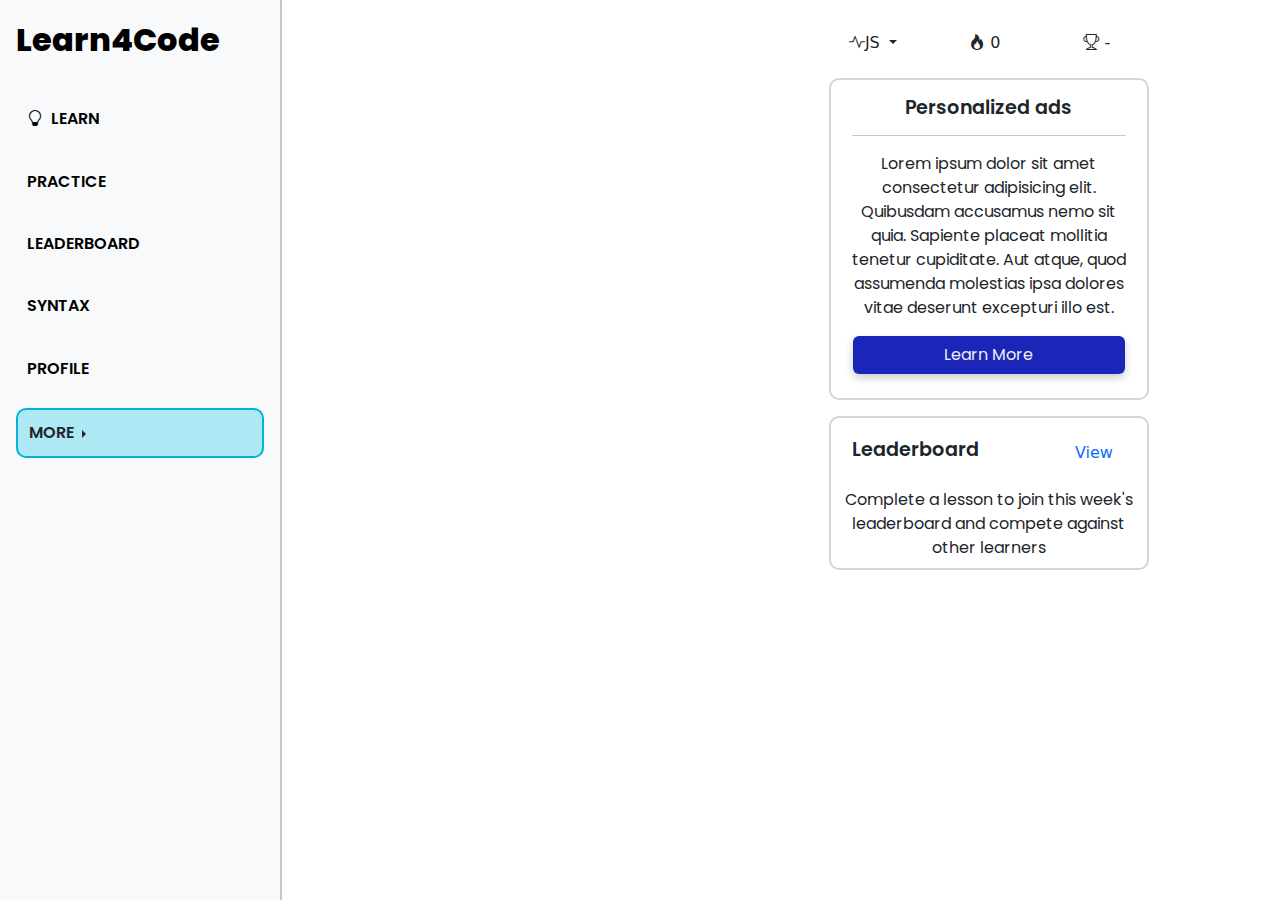
<file: Settings/Help(defunct).html>
<!DOCTYPE html>
<html lang="en">
    <head>
        <meta charset="utf-8">
        <meta name="viewport" content="width=device-width, initial-scale=1">
        <title>Learn4Code - home</title>
        <link rel="preconnect" href="https://fonts.googleapis.com">
        <link rel="preconnect" href="https://fonts.gstatic.com" crossorigin>
        <link href="https://fonts.googleapis.com/css2?family=Poppins:wght@400;500;600;700;800&display=swap" rel="stylesheet">
        <link rel="stylesheet" href="https://cdn.jsdelivr.net/npm/bootstrap-icons@1.11.3/font/bootstrap-icons.css">
        <script src="https://cdn.jsdelivr.net/npm/bootstrap@5.3.3/dist/js/bootstrap.min.js" integrity="sha384-0pUGZvbkm6XF6gxjEnlmuGrJXVbNuzT9qBBavbLwCsOGabYfZo0T0to5eqruptLy" crossorigin="anonymous"></script>
        <link href="https://cdn.jsdelivr.net/npm/bootstrap@5.3.3/dist/css/bootstrap.min.css" rel="stylesheet" integrity="sha384-QWTKZyjpPEjISv5WaRU9OFeRpok6YctnYmDr5pNlyT2bRjXh0JMhjY6hW+ALEwIH" crossorigin="anonymous">
        <script src="https://cdn.jsdelivr.net/npm/bootstrap@5.3.3/dist/js/bootstrap.bundle.min.js" integrity="sha384-YvpcrYf0tY3lHB60NNkmXc5s9fDVZLESaAA55NDzOxhy9GkcIdslK1eN7N6jIeHz" crossorigin="anonymous"></script>
        <link rel="stylesheet" href="styles.css">
    </head>
    <body>
        <!-- sidebar -->
        <main class="d-flex flex-nowrap">     
            <div class="sidebar d-flex flex-column flex-shrink-0 p-3 text-bg-light sticky-top" style="width: 280px;">
                <a href="../mainpage/index.html" class="logo d-flex align-items-center">
                    <span>Learn4Code</span>
                </a>
                
                <ul class="nav nav-pills flex-column mb-auto">
                    <li class="nav-item">
                        <a href="../mainpage/index.html" class="nav-link">
                        <i class="bi bi-lightbulb me-2"></i>LEARN
                        </a>
                    </li>
                    <li class="nav-item">
                        <a href="../mainpage/Practice.html" class="nav-link">
                        PRACTICE
                        </a>
                    </li>
                    <li class="nav-item">
                        <a href="../mainpage/Leaderboard.html" class="nav-link">
                        LEADERBOARD
                        </a>
                    </li>
                    <li class="nav-item">
                        <a href="../mainpage/Syntax.html" class="nav-link">
                        SYNTAX
                        </a>
                    </li>
                    <li class="nav-item">
                        <a href="../mainpage/Profile.html" class="nav-link">
                        PROFILE
                        </a>
                    </li>
                    <li class="nav-item">
                        <div class="dropend">
                            <a href="#" class="nav-link active text-dark dropdown-toggle" data-bs-toggle="dropdown" aria-expanded="false" aria-current="page">
                                MORE
                            </a>
                            <ul class="dropdown-menu dropdown-menu-light text-small shadow">
                                <li><a class="dropdown-item" href="#">SCHOOLS</a></li>
                                <li><hr class="dropdown-divider"></li>
                                <li><a class="dropdown-item" href="Settings.html">SETTINGS</a></li>
                                <li><a class="dropdown-item" href="Help.html">HELP</a></li>
                                <li><a class="dropdown-item" href="#">LOG OUT</a></li>
                            </ul>
                        </div>
                    </li>
                </ul>
            </div>
            
            <div class="b-side-divider b-side-vr"></div>
        
            <div class="container text-center">
                <div class="row d-flex justify-content-center">
                    <div class="col-5 pt-4 justify-content-center">
                        
                    </div>


                    <div class="col-5 d-flex flex-column align-items-center pt-4">
                        <div class="mb-3" style="width: 21rem;">
                            <div class="dropdown-center d-flex justify-content-between">
                                <button type="button" class="btn me-2 w-100 dropdown-toggle text-dark" data-bs-toggle="dropdown" aria-expanded="false">
                                    <i class="bi bi-activity"></i>JS
                                </button>
                                <ul class="dropdown-menu">
                                    <li><span class="dropdown-item-text">Languages</span></li>
                                    <hr>
                                    <li><a class="dropdown-item" href="#">CSS</a></li>
                                    <li><a class="dropdown-item" href="#">Java</a></li>
                                    <hr>
                                    <li><a class="dropdown-item" href="#">Add more</a></li>
                                </ul>
                                <button type="button" class="btn me-2 w-100">
                                    <i class="bi bi-fire"></i> 0
                                </button>
                                <button type="button" class="btn me-2 w-100">
                                    <i class="bi bi-trophy"></i> -
                                </button>
                            </div>
                        </div>
                        <div class="card-side">
                            <div class="card">
                                <div class="card-body">
                                    <h5 class="card-title">Personalized ads</h5>
                                    <hr>
                                    <p class="card-text">Lorem ipsum dolor sit amet consectetur adipisicing elit. Quibusdam accusamus nemo sit quia. Sapiente placeat mollitia tenetur cupiditate. Aut atque, quod assumenda molestias ipsa dolores vitae deserunt excepturi illo est.</p>
                                    <div class="button-ads">
                                        <button type="button" class="btn">Learn More</button>
                                    </div>
                                </div>
                            </div>
                            
                            <div class="card">
                                <div class="card-body d-flex justify-content-between align-items-center">
                                    <h5 class="card-title">Leaderboard</h5>
                                    <a href="Leaderboard.html" class="btn btn-link leaderboard-link" style="text-decoration: none">View</a>
                                </div>
                                <div class="leaderboard-text">
                                    <p class="card-text">Complete a lesson to join this week's leaderboard and compete against other learners</p>
                                </div>
                            </div>
                        </div>
                    </div>
                </div>
            </div>
        </main> 
    </body>
</html>
</file>
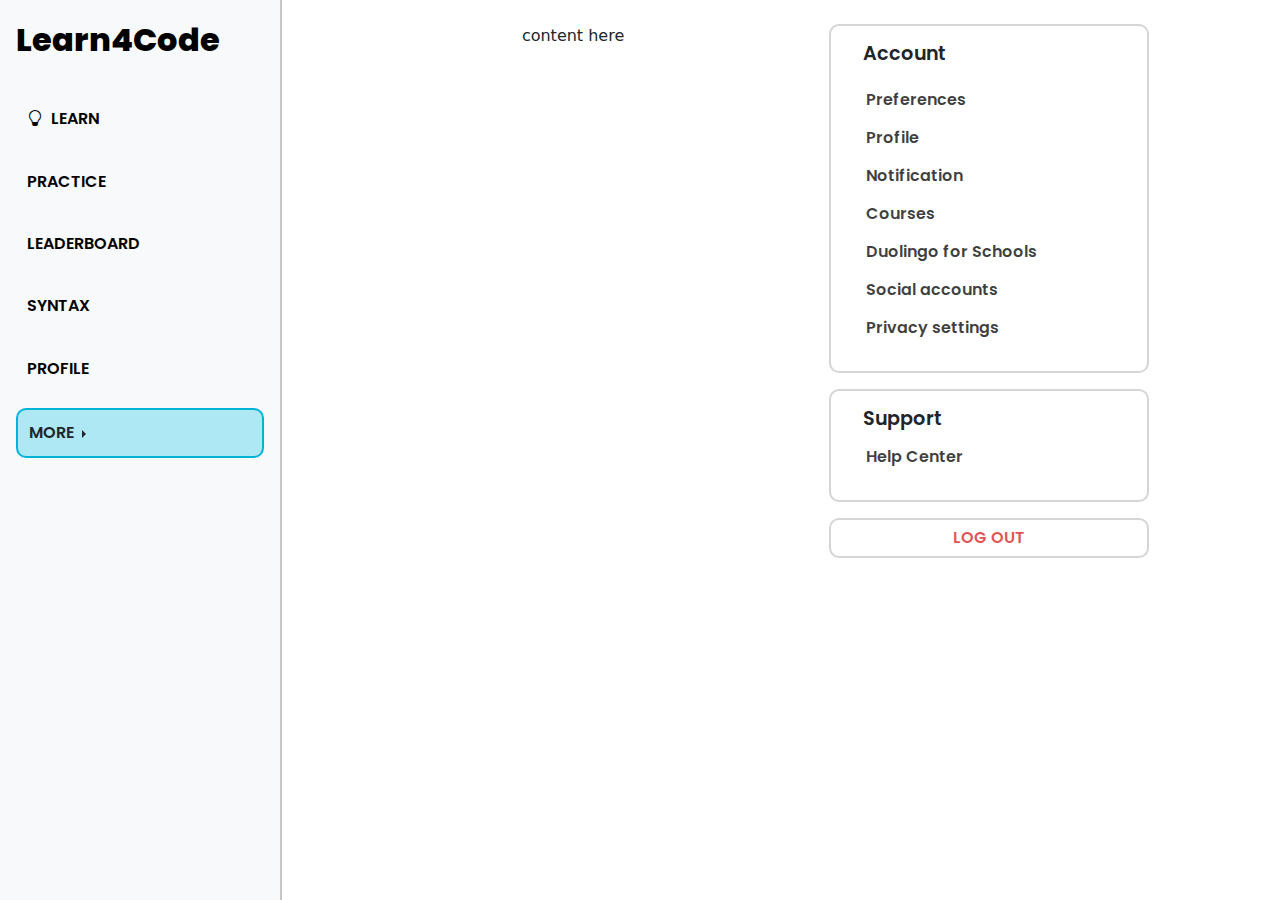
<file: Settings/Settings.html>
<!DOCTYPE html>
<html lang="en">
    <head>
        <meta charset="utf-8">
        <meta name="viewport" content="width=device-width, initial-scale=1">
        <title>Learn4Code - home</title>
        <link rel="preconnect" href="https://fonts.googleapis.com">
        <link rel="preconnect" href="https://fonts.gstatic.com" crossorigin>
        <link href="https://fonts.googleapis.com/css2?family=Poppins:wght@400;500;600;700;800&display=swap" rel="stylesheet">
        <link rel="stylesheet" href="https://cdn.jsdelivr.net/npm/bootstrap-icons@1.11.3/font/bootstrap-icons.css">
        <script src="https://cdn.jsdelivr.net/npm/bootstrap@5.3.3/dist/js/bootstrap.min.js" integrity="sha384-0pUGZvbkm6XF6gxjEnlmuGrJXVbNuzT9qBBavbLwCsOGabYfZo0T0to5eqruptLy" crossorigin="anonymous"></script>
        <link href="https://cdn.jsdelivr.net/npm/bootstrap@5.3.3/dist/css/bootstrap.min.css" rel="stylesheet" integrity="sha384-QWTKZyjpPEjISv5WaRU9OFeRpok6YctnYmDr5pNlyT2bRjXh0JMhjY6hW+ALEwIH" crossorigin="anonymous">
        <script src="https://cdn.jsdelivr.net/npm/bootstrap@5.3.3/dist/js/bootstrap.bundle.min.js" integrity="sha384-YvpcrYf0tY3lHB60NNkmXc5s9fDVZLESaAA55NDzOxhy9GkcIdslK1eN7N6jIeHz" crossorigin="anonymous"></script>
        <link rel="stylesheet" href="styles.css">
    </head>
    <body>
        <!-- sidebar -->
        <main class="d-flex flex-nowrap">     
            <div class="sidebar d-flex flex-column flex-shrink-0 p-3 text-bg-light sticky-top" style="width: 280px;">
                <a href="../mainpage/index.html" class="logo d-flex align-items-center">
                    <span>Learn4Code</span>
                </a>
                
                <ul class="nav nav-pills flex-column mb-auto">
                    <li class="nav-item">
                        <a href="../mainpage/index.html" class="nav-link">
                        <i class="bi bi-lightbulb me-2"></i>LEARN
                        </a>
                    </li>
                    <li class="nav-item">
                        <a href="../mainpage/Practice.html" class="nav-link">
                        PRACTICE
                        </a>
                    </li>
                    <li class="nav-item">
                        <a href="../mainpage/Leaderboard.html" class="nav-link">
                        LEADERBOARD
                        </a>
                    </li>
                    <li class="nav-item">
                        <a href="../mainpage/Syntax.html" class="nav-link">
                        SYNTAX
                        </a>
                    </li>
                    <li class="nav-item">
                        <a href="../mainpage/Profile.html" class="nav-link">
                        PROFILE
                        </a>
                    </li>
                    <li class="nav-item">
                        <div class="dropend">
                            <a href="#" class="nav-link active text-dark dropdown-toggle" data-bs-toggle="dropdown" aria-expanded="false" aria-current="page">
                                MORE
                            </a>
                            <ul class="dropdown-menu dropdown-menu-light text-small shadow">
                                <li><a class="dropdown-item" href="#">SCHOOLS</a></li>
                                <li><hr class="dropdown-divider"></li>
                                <li><a class="dropdown-item" href="Settings.html">SETTINGS</a></li>
                                <li><a class="dropdown-item" href="Help.html">HELP</a></li>
                                <li><a class="dropdown-item" href="#">LOG OUT</a></li>
                            </ul>
                        </div>
                    </li>
                </ul>
            </div>
            
            <div class="b-side-divider b-side-vr"></div>
        
            <div class="container text-center">
                <div class="row d-flex justify-content-center">
                    <div class="col-5 pt-4">
                        <p>content here</p>
                    </div>

                    <div class="col-5 d-flex flex-column align-items-center pt-4">
                        <div class="card">
                            <div class="card-body">
                                <h5 class="card-title" style="padding-left: 0.7rem; text-align: left;">Account</h5>
                                <p class="card-text"></p>
                                <div class="button-service">
                                    <button type="button" class="btn">Preferences</button>
                                </div>
                                <div class="button-service">
                                    <button type="button" class="btn">Profile</button>
                                </div>
                                <div class="button-service">
                                    <button type="button" class="btn">Notification</button>
                                </div>
                                <div class="button-service">
                                    <button type="button" class="btn">Courses</button>
                                </div>
                                <div class="button-service">
                                    <button type="button" class="btn">Duolingo for Schools</button>
                                </div>
                                <div class="button-service">
                                    <button type="button" class="btn">Social accounts</button>
                                </div>
                                <div class="button-service">
                                    <button type="button" class="btn">Privacy settings</button>
                                </div>
                            </div>
                        </div>
                        
                        <div class="card">
                            <div class="card-body">
                                <h5 class="card-title" style="padding-left: 0.7rem; text-align: left;">Support</h5>
                                <div class="button-service">
                                    <button type="button" class="btn">Help Center</button>
                                </div>
                            </div>
                        </div>

                        <div class="button-out">
                            <button type="button" class="btn">LOG OUT</button>
                        </div>
                    </div>
                </div>
            </div>
        </main> 
    </body>
</html>
</file>
<file: mainpage/styles.css>
@import url('https://fonts.googleapis.com/css2?family=Poppins:wght@400;500;600;700;800&display=swap');

html, body {
    height: auto; 
    overflow-y: auto; 
    margin: 0; 
}
  
.sidebar {
    width: 280px;
    background-color: #f8f9fa; 
    padding: 1rem;
    position: sticky;
    top: 0;
    height: 100vh;
    z-index: 1;
}

main {
    height: 100vh;
    overflow-x: auto;
}

.sidebar .logo {
    font-size: 2rem;
    font-weight: 800;
    font-family: poppins;
    color: #000000;
    margin-bottom: 2rem;
    text-decoration: none;
}


.sidebar .nav-item {
    margin-bottom: 1rem; 
    font-size: 1rem;
    font-weight: 600;
    font-family: Poppins;
}

.sidebar .nav-link {
    color: #000;
    padding: 0.7rem;
    border-radius: 10px;
    transition: background-color 0.2s;
}

.sidebar .nav-link:hover{
    background-color: #7a7a7a46;
}

.sidebar .nav-link.active {
    background-color: #ADE8F4;
    border: 2px solid #00B4D8;
    color: #00B4D8;
    font-size: 1rem;
    font-weight: 600;
}


.sidebar .dropdown-menu {
    background-color: #f8f9fa;
    z-index: 1050;
    position: absolute;
}

.b-side-divider {
    width: 100%;
    height: 3rem;
    background-color: rgba(0, 0, 0, .1);
    border: solid rgba(0, 0, 0, .15);
    border-width: 1px 0;
    box-shadow: inset 0 .5em 1.5em rgba(173, 173, 173, 0.1), inset 0 .125em .5em rgba(0, 0, 0, .15);
    position: sticky;
    top: 0;
}

.b-side-vr {
    flex-shrink: 0;
    width: 2px;
    height: 100vh;
    position: sticky;
    top: 0;
}

.guidebook-active .card{
    background: #FFB3C6;
    margin-top: 6%;
    border-radius: 15px;
    width: 35rem;
    height: 6.5rem;
    text-align: left;
    padding-left: 2rem;
    border: transparent;
}

.title{
    font-size: 18px;
    margin-bottom: 0;
}

.subtitle{
    margin: 0%;
    font-size: 20px;
}

.guidebook-active .btn-guide{
    border: 2px solid #fb6f92be;
    padding-top: 4%;
    border-radius: 15px;
    font-family: poppins;
    font-weight: 600;
    background: #FFB3C6;
    width: 8rem;
    height: 3rem;
    box-shadow: 0 4px 8px rgba(0, 0, 0, 0.2);
}

.guidebook-active .card-text{
    font-family: poppins;
    font-weight: 600;
    margin-top: 2%;
}

/* inactiveguidebook */

.guidebook .card{
    background: #adadad;
    margin-top: 6%;
    border-radius: 15px;
    width: 35rem;
    height: 6.5rem;
    text-align: left;
    padding-left: 2rem;
    border: transparent;
}

.guidebook .btn-guide{
    border: 2px solid #7c7c7cbe;
    border-radius: 15px;
    font-family: poppins;
    font-weight: 600;
    background: #bbb9ba;
    width: 8rem;
    height: 3.2rem;
    box-shadow: 0 4px 8px rgba(0, 0, 0, 0.2);
}

.guidebook .card-text{
    font-family: poppins;
    font-weight: 600;
    margin-top: 2%;
}

.levels-active .btn{
    margin-left: 0;
    background: #fb6f92be;
    width: 6rem;
    height: 6rem;
    border-radius: 15rem;
    box-shadow: 0 4px 8px rgba(0, 0, 0, 0.2);
}

.levels .btn{
    margin-left: 0;
    background: #a0999bc0;
    width: 6rem;
    height: 6rem;
    border-radius: 15rem;
    box-shadow: 0 4px 8px rgba(0, 0, 0, 0.2);
}

.title-content {
    font-family: poppins;
    font-weight: 600;
}

.card-main .card .card-body {
    padding: 1rem;
    font-family: poppins;
    font-size: 16px;
    color: #333;
    text-align: left;
}

.card-side .card {
    width: 20rem;
    margin-bottom: 1rem;
    border: 2px solid #c0c0c0a8;
    border-radius: 10px;
    padding-left: 5px;
    padding-right: 5px;
    padding-bottom: 8px;
}

.card-side .card-body{
    padding: 1rem;
}

.card-side .card .btn{
    padding: 0.3rem 0.75rem;
}

.button-friend .btn{
    padding: 0.3rem 0.75rem;
    width: 17rem;
    height: 2.5rem;
    font-family: poppins;
    font-weight: 500;
}

.button-friend .btn:hover{
    background-color: #7a7a7a46;
}

.card-side .card-title{
    margin: 0;
    font-size: 1.2rem;
    font-weight: 600;
    font-family: Poppins;
}

.card-side .card-text{
    font-size: 1rem;
    font-weight: 400;
    font-family: Poppins;
}


.leaderboard-link{
    font-size: 1.2rem;
    font-weight: 600;
    font-family: Poppins;
}

.leaderboard-text{
    margin: 0;
    padding-left: 1rem;
    padding-right: 1rem;
    padding-bottom: 1rem;
}

.leaderboard-text{
    margin: 0;
    padding-left: 1rem;
    padding-right: 1rem;
    padding-bottom: 1rem;
}

.friend-text .button-friend{
    margin: 0;
    padding-bottom: 1rem;
}

.content-square {
    width: 100%;        
    height: 200px;
    background-color: #f8f9fa;
    border-radius: 15px;
    display: flex;
    align-items: center;
    justify-content: center;
    margin: auto;
    border: 1px solid #ddd;
}

.syntax{
    font-size: large;
}

.syntax h5{
    font-size: larger;
}

.statistics{
    font-family: poppins;
    font-size: large;
    font-weight: 600;
}

.button-ads{
    text-align: center;
    font-family: poppins;
    font-weight: 500;   
}

.button-ads .btn{
    background-color: #0077B6;
    color:#f0f0f0;
    width: 17rem;
    box-shadow: 0 4px 8px rgba(0, 0, 0, 0.2);
}

.button-ads .btn:hover{
    background-color: #0077B6;
    color:#fff;
}


.example {
    max-width: 100%;
    width: 95%;
    padding: 16px;
    margin: 7px auto; 
    border: 1px solid #ddd; 
    border-radius: 4px; 
    background-color: #E7E9EB;
}


.example-title {
    font-size: 1.5rem;
    margin-bottom: 8px;
    color: #333;
    text-align: left;
}

.snippet{
    font-family: consolas;
    font-size: 15px !important;
    max-width: 100%;
    width: 95%;
    padding: 10px;
    background-color: white;
}
</file>
<file: Settings/styles.css>
@import url('https://fonts.googleapis.com/css2?family=Poppins:wght@400;500;600;700;800&display=swap');

html, body {
    height: auto;
    overflow-y: auto;
    margin: 0;
}
  
.sidebar {
    width: 280px;
    background-color: #f8f9fa; 
    padding: 1rem;
    position: sticky;
    top: 0;
    height: 100vh;
    z-index: 1;
}

main {
    height: 100vh;
    overflow-x: auto;
}

.sidebar .logo {
    font-size: 2rem;
    font-weight: 800;
    font-family: poppins;
    color: #000000;
    margin-bottom: 2rem;
    text-decoration: none;
}


.sidebar .nav-item {
    margin-bottom: 1rem; 
    font-size: 1rem;
    font-weight: 600;
    font-family: Poppins;
}

.sidebar .nav-link {
    color: #000;
    padding: 0.7rem;
    border-radius: 10px;
    transition: background-color 0.2s;
}

.sidebar .nav-link:hover{
    background-color: #7a7a7a46;
}

.sidebar .nav-link.active {
    background-color: #ADE8F4;
    border: 2px solid #00B4D8;
    color: #00B4D8;
    font-size: 1rem;
    font-weight: 600;
}


.sidebar .dropdown-menu {
    background-color: #f8f9fa;
    z-index: 1050;
    position: absolute;
}

main {
    height: 100vh;
    height: -webkit-fill-available;
    max-height: 100vh;
    overflow-x: auto;
    overflow-y: hidden;
}

.b-side-divider {
    width: 100%;
    height: 3rem;
    background-color: rgba(0, 0, 0, .1);
    border: solid rgba(0, 0, 0, .15);
    border-width: 1px 0;
    box-shadow: inset 0 .5em 1.5em rgba(173, 173, 173, 0.1), inset 0 .125em .5em rgba(0, 0, 0, .15);
}

.b-side-vr {
    flex-shrink: 0;
    width: 2px;
    height: 100vh;
}

.card-title{
    font-size: 1.2rem;
    font-weight: 600;
    font-family: Poppins;
}

.card-text{
    font-size: 1rem;
    font-weight: 400;
    font-family: Poppins;
}

.card {
    width: 20rem;
    margin-bottom: 1rem;
    border: 2px solid #c0c0c0a8;
    border-radius: 10px;
    padding-left: 5px;
    padding-right: 5px;
    padding-bottom: 8px;
}

.button-ads{
    text-align: center;
    font-family: poppins;
    font-weight: 500;   
}

.button-ads .btn{
    background-color: #1b26b9;
    color:#f0f0f0;
    width: 17rem;
    box-shadow: 0 4px 8px rgba(0, 0, 0, 0.2);
}

.button-ads .btn:hover{
    background-color: #1c27c2;
    color:#fff;
}


.button-service{
    font-family: poppins;
    
}

.button-service .btn{
    background-color: transparent;
    color:#000000c0;
    width: 17rem;
    text-align: left;
    font-weight: 600; 
    
}

.button-service .btn:hover{
    background-color: #d4d2d24f;
    color:#000000;
}

/* Logout specific */
.button-out{
    background-color: transparent;
}

.button-out .btn{
    border: 2px solid #c0c0c0a8;;
    border-radius: 10px;
    width: 20rem;
    font-family: poppins;
    font-weight: 600;
    color: #db3434d8;
}

.button-out .btn:hover{
    background-color: #d4d2d24f;
    color: #db3434;;
}
</file>
